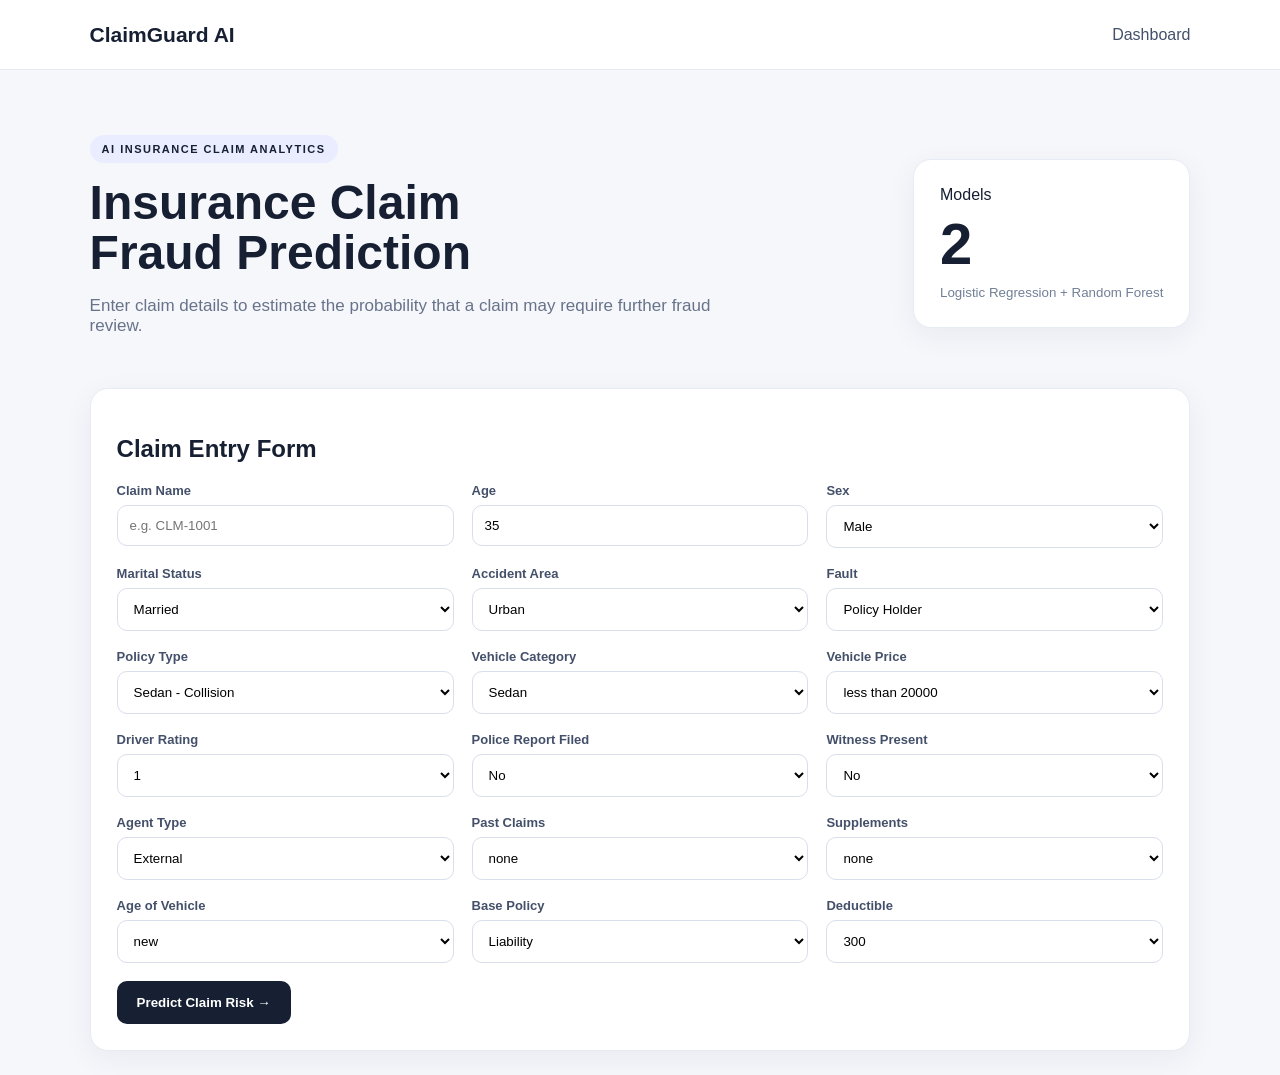
<file: templates/index.html>
<!doctype html><html><head><title>ClaimGuard AI</title><link rel="stylesheet" href="/static/style.css"></head><body><nav><b>ClaimGuard AI</b><a href="/dashboard">Dashboard</a></nav><main><section class="hero"><div><span class="pill">AI INSURANCE CLAIM ANALYTICS</span><h1>Insurance Claim<br><em>Fraud Prediction</em></h1><p>Enter claim details to estimate the probability that a claim may require further fraud review.</p></div><div class="card score"><div>Models</div><strong>2</strong><small>Logistic Regression + Random Forest</small></div></section>
<section class="card"><h2>Claim Entry Form</h2><form method="post" action="/predict" class="grid"><label>Claim Name<input name="claim_name" placeholder="e.g. CLM-1001"></label><label>Age<input name="Age" type="number" value="35" min="16" max="100"></label><label>Sex<select name="Sex"><option>Male</option><option>Female</option></select></label><label>Marital Status<select name="MaritalStatus"><option>Married</option><option>Single</option><option>Widow</option><option>Divorced</option></select></label><label>Accident Area<select name="AccidentArea"><option>Urban</option><option>Rural</option></select></label><label>Fault<select name="Fault"><option>Policy Holder</option><option>Third Party</option></select></label><label>Policy Type<select name="PolicyType"><option>Sedan - Collision</option><option>Sedan - Liability</option><option>Sedan - All Perils</option><option>Sport - Collision</option><option>Sport - Liability</option><option>Utility - All Perils</option></select></label><label>Vehicle Category<select name="VehicleCategory"><option>Sedan</option><option>Sport</option><option>Utility</option></select></label><label>Vehicle Price<select name="VehiclePrice"><option>less than 20000</option><option>20000 to 29000</option><option>30000 to 39000</option><option>40000 to 59000</option><option>60000 to 69000</option><option>more than 69000</option></select></label><label>Driver Rating<select name="DriverRating"><option>1</option><option>2</option><option>3</option><option>4</option></select></label><label>Police Report Filed<select name="PoliceReportFiled"><option>No</option><option>Yes</option></select></label><label>Witness Present<select name="WitnessPresent"><option>No</option><option>Yes</option></select></label><label>Agent Type<select name="AgentType"><option>External</option><option>Internal</option></select></label><label>Past Claims<select name="PastNumberOfClaims"><option>none</option><option>1</option><option>2 to 4</option><option>more than 4</option></select></label><label>Supplements<select name="NumberOfSuppliments"><option>none</option><option>1 to 2</option><option>3 to 5</option><option>more than 5</option></select></label><label>Age of Vehicle<select name="AgeOfVehicle"><option>new</option><option>2 years</option><option>3 years</option><option>4 years</option><option>5 years</option><option>6 years</option><option>7 years</option><option>more than 7</option></select></label><label>Base Policy<select name="BasePolicy"><option>Liability</option><option>Collision</option><option>All Perils</option></select></label><label>Deductible<select name="Deductible"><option>300</option><option>400</option><option>500</option><option>700</option></select></label><div class="full"><button>Predict Claim Risk →</button></div></form></section></main></body></html>
</file>
<file: static/style.css>
*{box-sizing:border-box}body{margin:0;background:#f5f7fb;color:#172033;font-family:Inter,Arial,sans-serif}nav{height:70px;padding:0 7%;display:flex;align-items:center;gap:28px;background:#fff;border-bottom:1px solid #e5e9f2}nav b{font-size:21px;margin-right:auto}nav a{color:#44506a;text-decoration:none}.hero{display:flex;justify-content:space-between;align-items:center;gap:30px;padding:65px 0 35px}.hero h1{font-size:48px;line-height:1.05;margin:15px 0}.hero em{font-style:normal}.hero p{max-width:650px;color:#68738a;font-size:17px}.pill{display:inline-block;font-size:11px;font-weight:800;letter-spacing:1.5px;background:#e9edff;padding:8px 12px;border-radius:20px}.card{background:#fff;border:1px solid #e7ebf3;border-radius:18px;padding:26px;box-shadow:0 8px 30px rgba(30,40,70,.06)}main{width:86%;max-width:1200px;margin:auto}.score{min-width:230px}.score strong{display:block;font-size:58px;margin:6px 0}.score small,.stats small{color:#718097}.grid{display:grid;grid-template-columns:repeat(3,1fr);gap:18px}label{font-size:13px;font-weight:700;color:#44506a}input,select{display:block;width:100%;margin-top:7px;padding:12px;border:1px solid #d9deea;border-radius:10px;background:#fff}.full{grid-column:1/-1}button,.button{border:0;background:#172033;color:#fff;padding:14px 20px;border-radius:10px;font-weight:800;text-decoration:none;display:inline-block}.result{max-width:760px;margin:80px auto;text-align:center}.result h1{font-size:38px}.prob{font-size:70px;font-weight:900;margin:20px 0 10px}.bar-container{display:flex;align-items:center;gap:14px;max-width:540px;margin:20px auto}.bar{flex:1;height:16px;background:#e9edf5;border-radius:10px;overflow:hidden}.bar span{display:block;height:100%;background:#172033;border-radius:10px;transition:width .5s ease-in-out}.bar-percentage{font-weight:800;font-size:16px;color:#172033;min-width:65px;text-align:right}.note{color:#718097;font-size:13px;margin:22px 0}.stats{display:grid;grid-template-columns:repeat(3,1fr);gap:18px;margin:25px 0}.stats strong{display:block;font-size:36px;margin-top:8px}table{width:100%;border-collapse:collapse;font-size:13px}th,td{text-align:left;padding:12px;border-bottom:1px solid #edf0f5}th{color:#65728b}section.card{margin-bottom:24px}@media(max-width:800px){.grid,.stats{grid-template-columns:1fr}.hero{display:block}.hero h1{font-size:38px}.score{margin-top:25px}}
</file>
